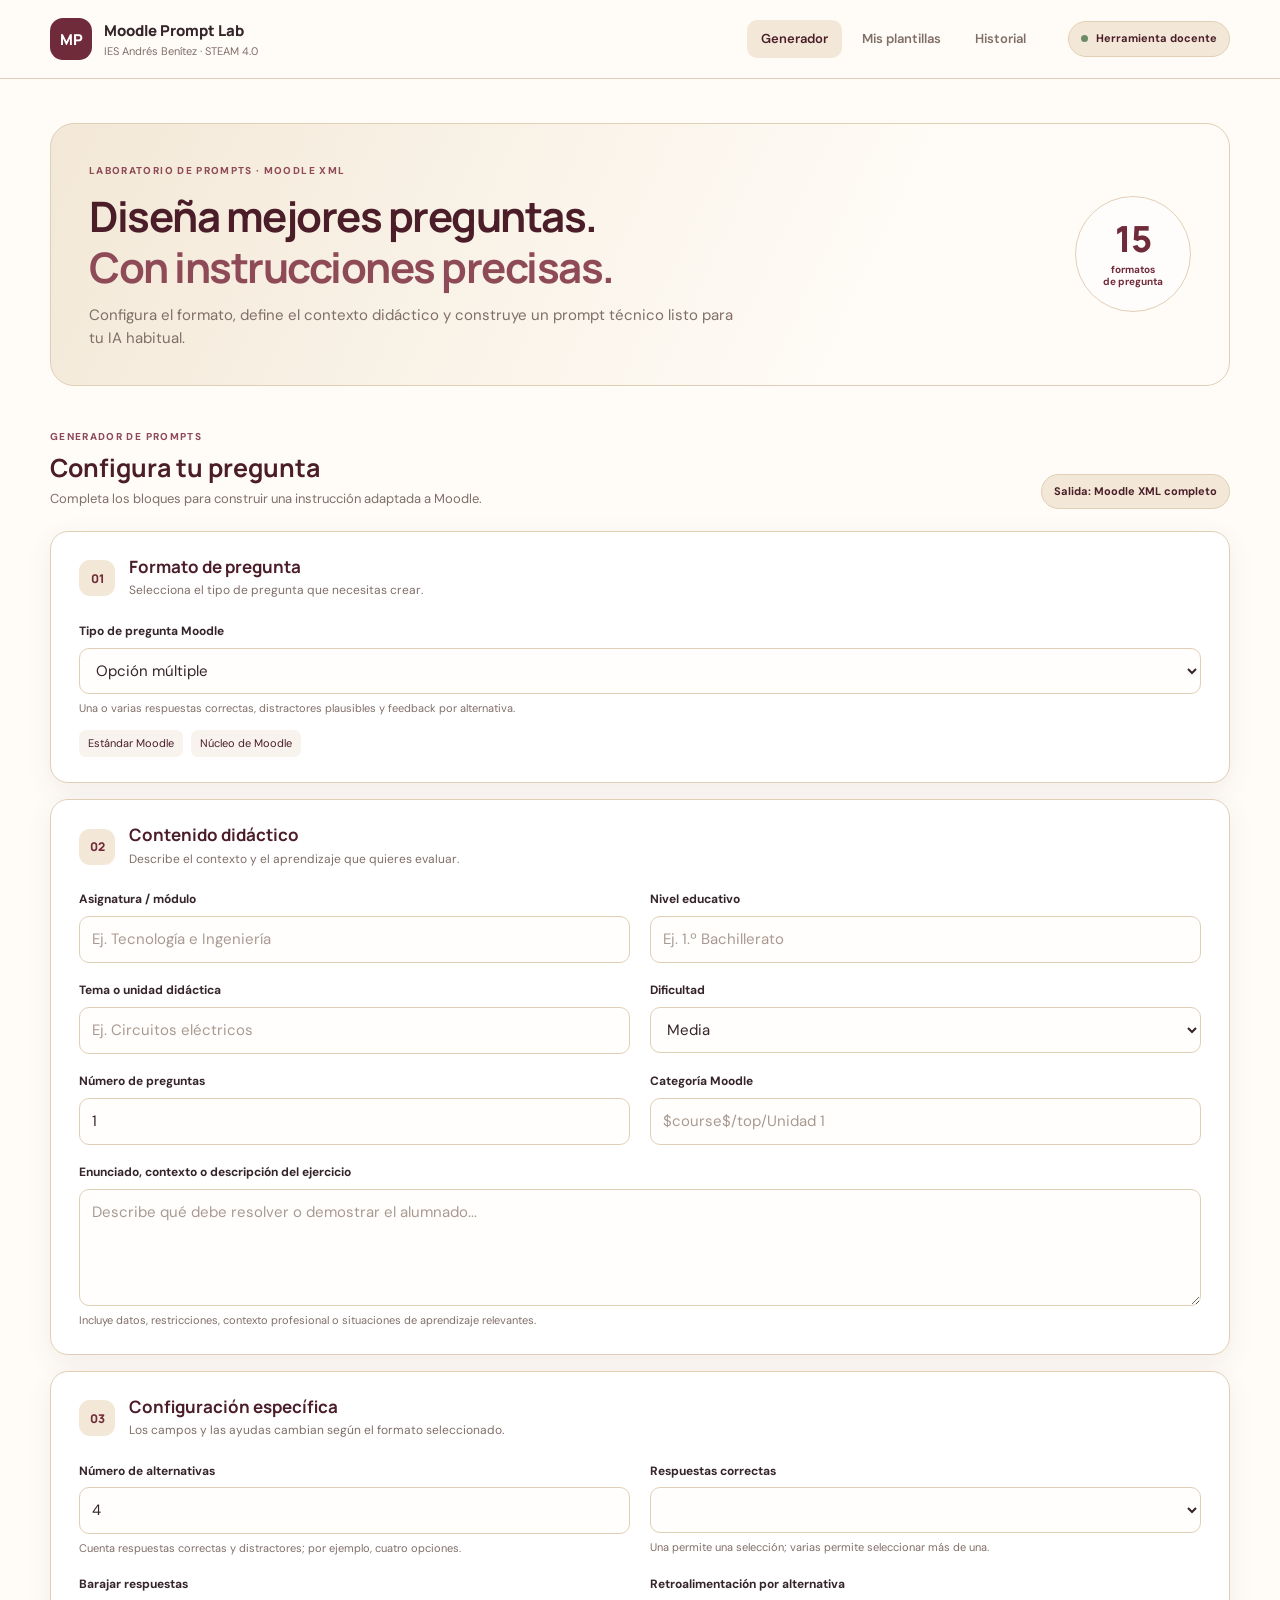
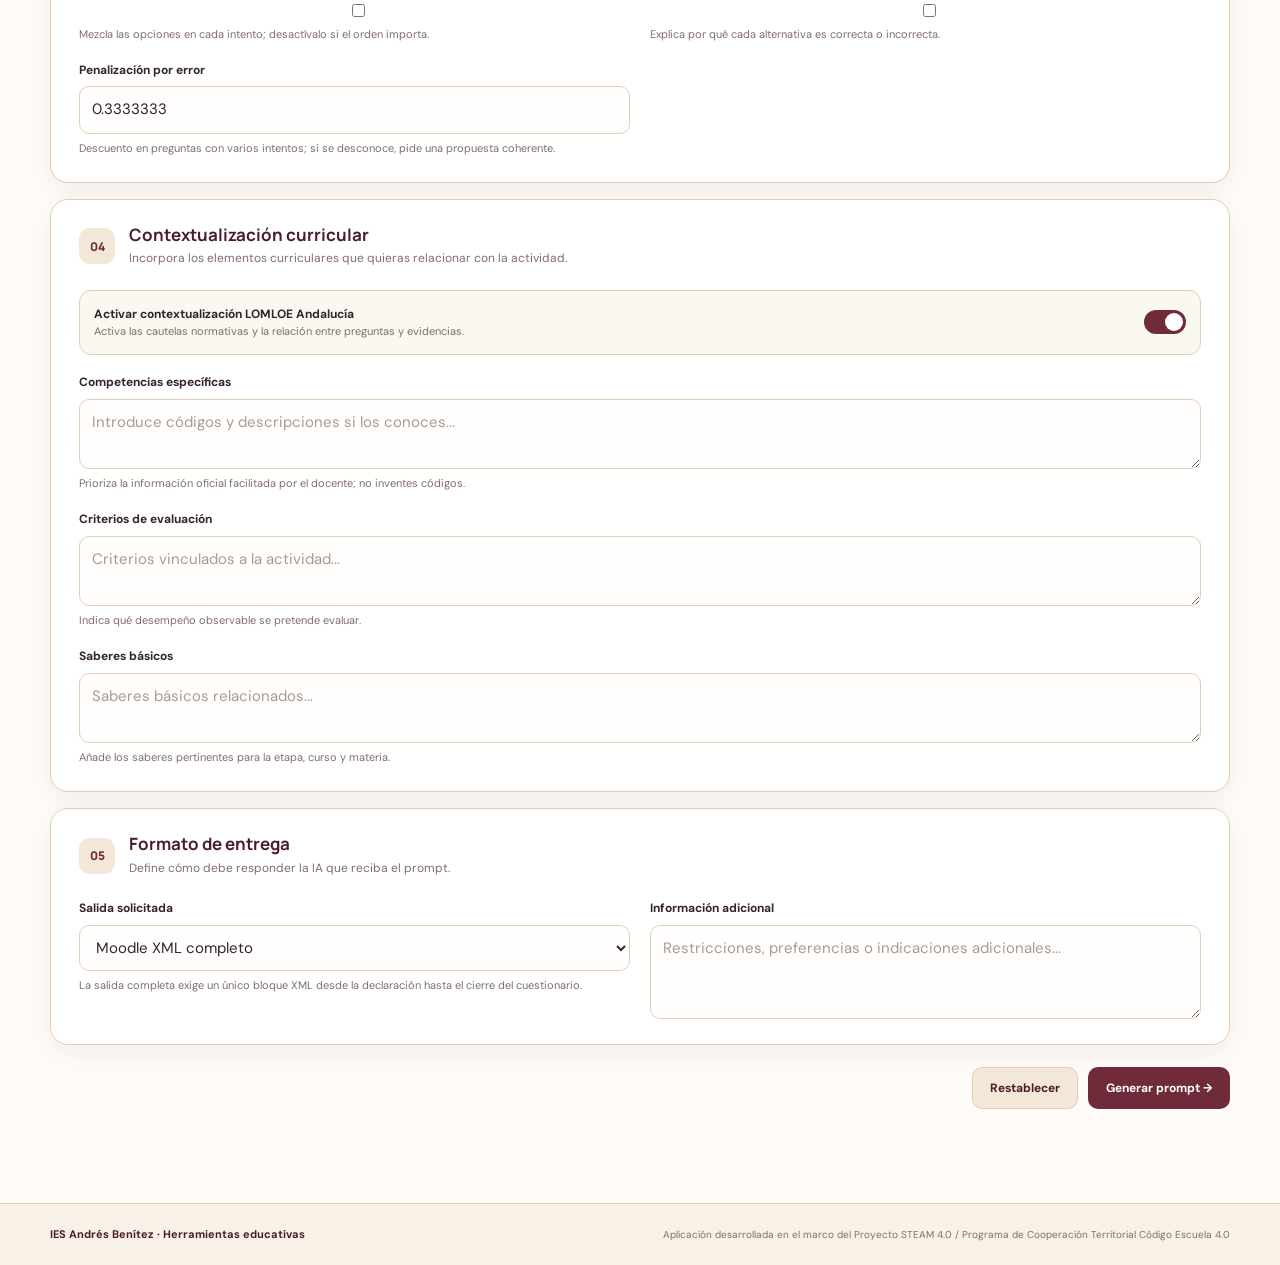
<file: index.html>
<!doctype html>
<html lang="es">
<head>
  <meta charset="utf-8">
  <meta name="viewport" content="width=device-width, initial-scale=1">
  <meta name="theme-color" content="#FFFCF7">
  <meta name="description" content="Moodle Prompt Lab: construye prompts técnicos para generar preguntas compatibles con Moodle XML.">
  <title>Moodle Prompt Lab · STEAM 4.0</title>
  <link rel="preconnect" href="https://fonts.googleapis.com">
  <link rel="preconnect" href="https://fonts.gstatic.com" crossorigin>
  <link href="https://fonts.googleapis.com/css2?family=DM+Sans:wght@400;500;600;700&family=Manrope:wght@500;600;700;800&display=swap" rel="stylesheet">
  <link rel="icon" href="assets/img/logo.svg" type="image/svg+xml">
  <link rel="stylesheet" href="assets/css/styles.css">
  <link rel="stylesheet" href="assets/css/responsive.css">
</head>
<body>
  <header class="site-header">
    <div class="header-inner">
      <a class="brand" href="#generador" aria-label="Moodle Prompt Lab, inicio">
        <span class="brand-mark" aria-hidden="true">MP</span>
        <span class="brand-copy"><strong>Moodle Prompt Lab</strong><small>IES Andrés Benítez · STEAM 4.0</small></span>
      </a>
      <nav class="main-nav" aria-label="Navegación principal">
        <a href="#generador" class="nav-link active" data-view="generator">Generador</a>
        <a href="#plantillas" class="nav-link" data-view="templates">Mis plantillas</a>
        <a href="#historial" class="nav-link" data-view="history">Historial</a>
      </nav>
      <div class="header-chip"><span class="status-dot"></span> Herramienta docente</div>
    </div>
  </header>

  <main class="app-shell">
    <section class="hero" id="hero">
      <div><span class="eyebrow">LABORATORIO DE PROMPTS · MOODLE XML</span><h1>Diseña mejores preguntas.<br><em>Con instrucciones precisas.</em></h1><p>Configura el formato, define el contexto didáctico y construye un prompt técnico listo para tu IA habitual.</p></div>
      <div class="hero-mark" aria-hidden="true"><span>15</span><small>formatos<br>de pregunta</small></div>
    </section>

    <section class="view-panel" id="view-generator" data-panel="generator">
      <div class="section-heading"><div><span class="eyebrow">GENERADOR DE PROMPTS</span><h2>Configura tu pregunta</h2><p>Completa los bloques para construir una instrucción adaptada a Moodle.</p></div><span class="xml-pill">Salida: Moodle XML completo</span></div>
      <form id="prompt-form" novalidate>
        <section class="form-card" aria-labelledby="format-title"><div class="card-heading"><span class="step-number">01</span><div><h3 id="format-title">Formato de pregunta</h3><p>Selecciona el tipo de pregunta que necesitas crear.</p></div></div>
          <div class="field-grid"><label class="field full"><span>Tipo de pregunta Moodle</span><select id="typeId" name="typeId" required></select><small id="format-description" class="help">Selecciona un formato para ver su descripción y dependencias.</small></label></div>
          <div id="format-meta" class="format-meta" aria-live="polite"></div>
        </section>
        <section class="form-card" aria-labelledby="content-title"><div class="card-heading"><span class="step-number">02</span><div><h3 id="content-title">Contenido didáctico</h3><p>Describe el contexto y el aprendizaje que quieres evaluar.</p></div></div>
          <div class="field-grid"><label class="field"><span>Asignatura / módulo</span><input id="subject" name="subject" placeholder="Ej. Tecnología e Ingeniería"></label><label class="field"><span>Nivel educativo</span><input id="level" name="level" placeholder="Ej. 1.º Bachillerato"></label><label class="field"><span>Tema o unidad didáctica</span><input id="topic" name="topic" placeholder="Ej. Circuitos eléctricos"></label><label class="field"><span>Dificultad</span><select id="difficulty" name="difficulty"><option>Baja</option><option selected>Media</option><option>Alta</option><option>Progresiva</option></select></label><label class="field"><span>Número de preguntas</span><input id="quantity" name="quantity" type="number" min="1" max="50" value="1"></label><label class="field"><span>Categoría Moodle</span><input id="category" name="category" placeholder="$course$/top/Unidad 1"></label><label class="field full"><span>Enunciado, contexto o descripción del ejercicio</span><textarea id="statement" name="statement" rows="4" placeholder="Describe qué debe resolver o demostrar el alumnado..."></textarea><small class="help">Incluye datos, restricciones, contexto profesional o situaciones de aprendizaje relevantes.</small></label></div>
        </section>
        <section class="form-card" aria-labelledby="config-title"><div class="card-heading"><span class="step-number">03</span><div><h3 id="config-title">Configuración específica</h3><p>Los campos y las ayudas cambian según el formato seleccionado.</p></div></div><div id="specific-fields" class="field-grid"></div></section>
        <section class="form-card" aria-labelledby="curriculum-title"><div class="card-heading"><span class="step-number">04</span><div><h3 id="curriculum-title">Contextualización curricular</h3><p>Incorpora los elementos curriculares que quieras relacionar con la actividad.</p></div></div>
          <label class="toggle-row"><span><strong>Activar contextualización LOMLOE Andalucía</strong><small>Activa las cautelas normativas y la relación entre preguntas y evidencias.</small></span><input id="curriculumEnabled" type="checkbox" checked><span class="toggle-ui"></span></label>
          <div id="curriculum-fields" class="field-grid"><label class="field full"><span>Competencias específicas</span><textarea id="competencies" rows="2" placeholder="Introduce códigos y descripciones si los conoces..."></textarea><small class="help">Prioriza la información oficial facilitada por el docente; no inventes códigos.</small></label><label class="field full"><span>Criterios de evaluación</span><textarea id="criteria" rows="2" placeholder="Criterios vinculados a la actividad..."></textarea><small class="help">Indica qué desempeño observable se pretende evaluar.</small></label><label class="field full"><span>Saberes básicos</span><textarea id="knowledge" rows="2" placeholder="Saberes básicos relacionados..."></textarea><small class="help">Añade los saberes pertinentes para la etapa, curso y materia.</small></label></div>
        </section>
        <section class="form-card" aria-labelledby="delivery-title"><div class="card-heading"><span class="step-number">05</span><div><h3 id="delivery-title">Formato de entrega</h3><p>Define cómo debe responder la IA que reciba el prompt.</p></div></div>
          <div class="field-grid"><label class="field"><span>Salida solicitada</span><select id="xmlOutput"><option value="complete" selected>Moodle XML completo</option><option value="explained">XML + explicación técnica</option></select><small class="help">La salida completa exige un único bloque XML desde la declaración hasta el cierre del cuestionario.</small></label><label class="field"><span>Información adicional</span><textarea id="specificText" rows="3" placeholder="Restricciones, preferencias o indicaciones adicionales..."></textarea></label></div>
        </section>
        <div class="form-actions"><button class="btn btn-secondary" type="reset" id="reset-form">Restablecer</button><button class="btn btn-primary" type="submit">Generar prompt <span aria-hidden="true">→</span></button></div>
      </form>
      <section class="result-card" id="result-panel" hidden aria-labelledby="result-title"><div class="result-heading"><div><span class="eyebrow">RESULTADO</span><h2 id="result-title">Tu prompt está preparado</h2><p>Revísalo, edítalo si lo necesitas y utilízalo en tu IA habitual.</p></div><span class="result-tag">Prompt generado</span></div><textarea id="prompt-output" rows="22" spellcheck="false" aria-label="Prompt generado"></textarea><div class="result-actions"><button class="btn btn-primary" id="copy-prompt" type="button">Copiar prompt</button><button class="btn btn-secondary" id="download-prompt" type="button">Descargar TXT</button><button class="btn btn-outline" id="save-template" type="button">Guardar como plantilla</button></div><p id="copy-status" class="inline-status" role="status" aria-live="polite"></p><p class="notice">Moodle Prompt Lab construye instrucciones. No ejecuta una IA ni valida directamente la importación en Moodle o en plugins.</p></section>
    </section>

    <section class="view-panel" id="view-templates" data-panel="templates" hidden><div class="section-heading"><div><span class="eyebrow">TU ESPACIO DE TRABAJO</span><h2>Mis plantillas</h2><p>Recupera configuraciones y prompts que hayas guardado en este navegador.</p></div></div><div id="templates-list" class="saved-list"></div></section>
    <section class="view-panel" id="view-history" data-panel="history" hidden><div class="section-heading"><div><span class="eyebrow">ACTIVIDAD RECIENTE</span><h2>Historial</h2><p>Los últimos 30 prompts generados en este dispositivo.</p></div></div><div id="history-list" class="saved-list"></div></section>
  </main>
  <footer class="site-footer"><div class="footer-inner"><span>IES Andrés Benítez · Herramientas educativas</span><p>Aplicación desarrollada en el marco del Proyecto STEAM 4.0 / Programa de Cooperación Territorial Código Escuela 4.0</p></div></footer>
  <div id="toast" class="toast" role="status" aria-live="polite"></div>
  <script type="module" src="js/app.js"></script>
</body>
</html>
</file>
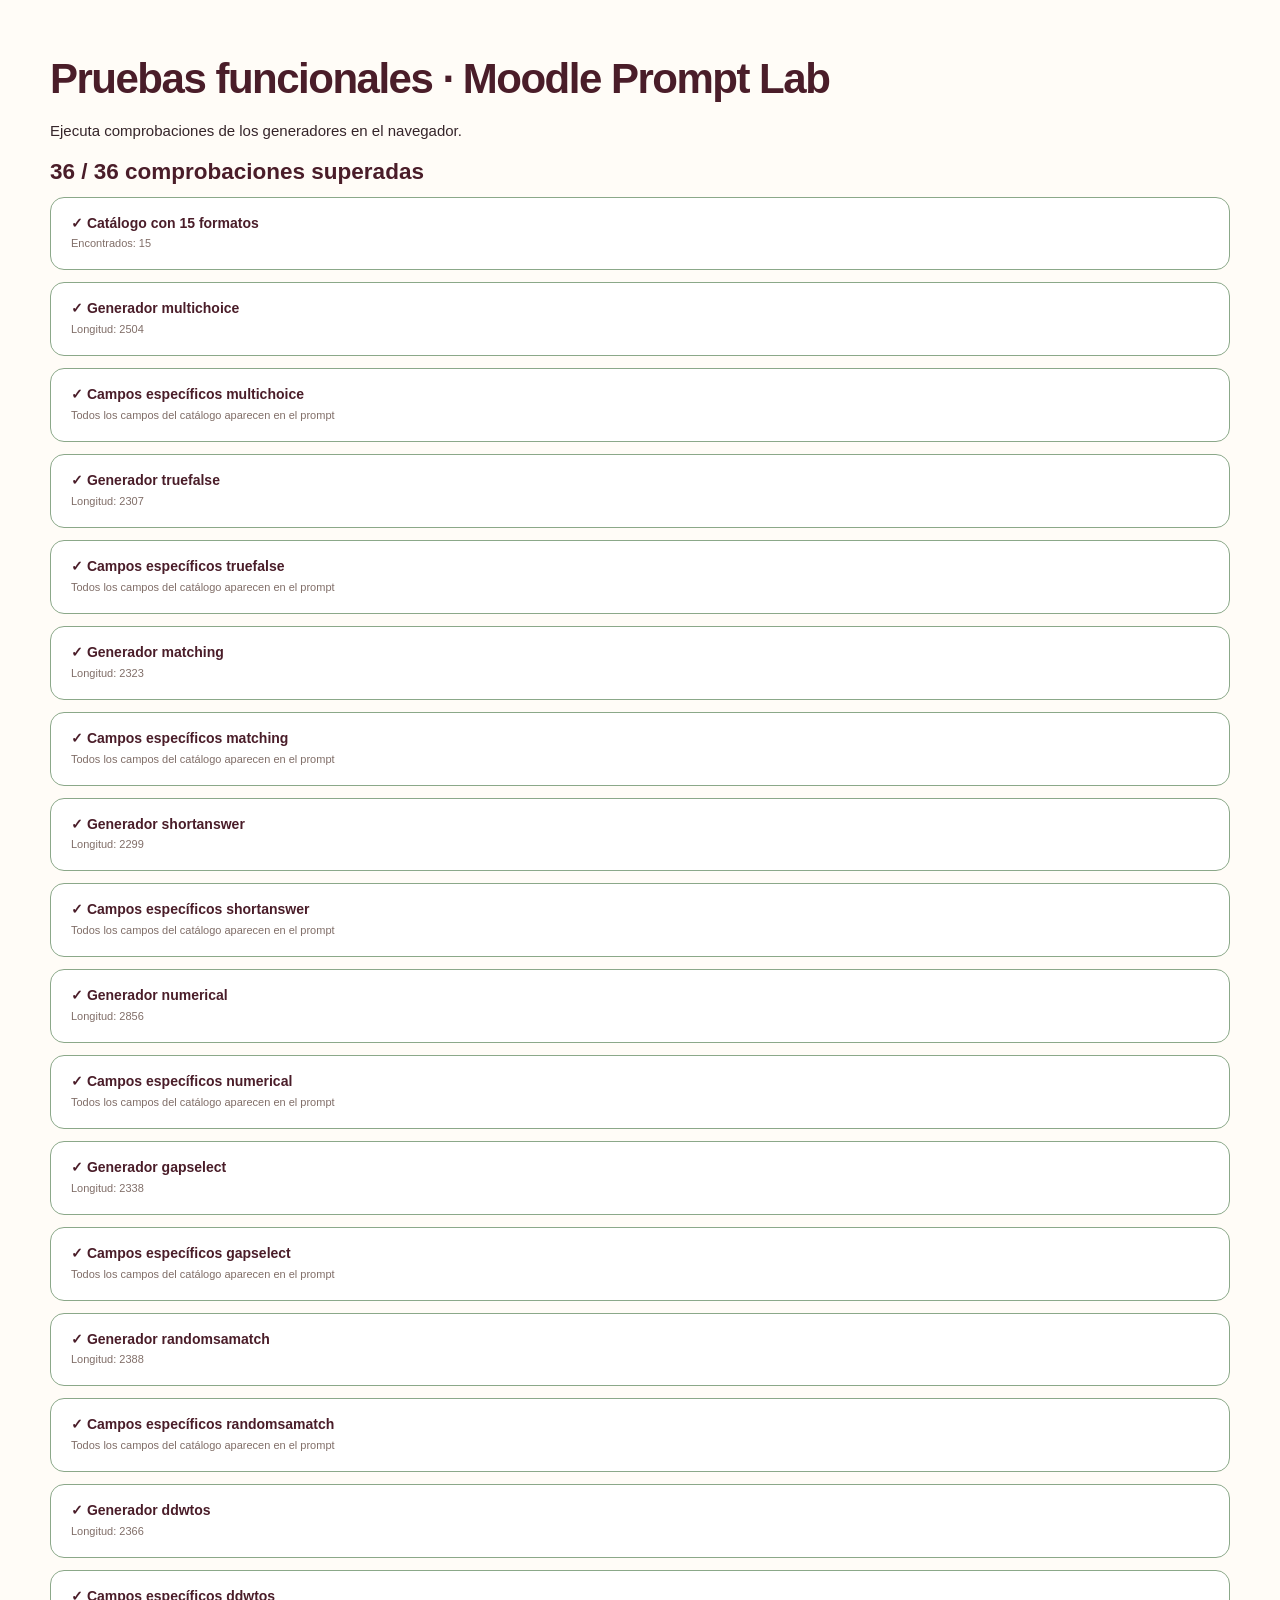
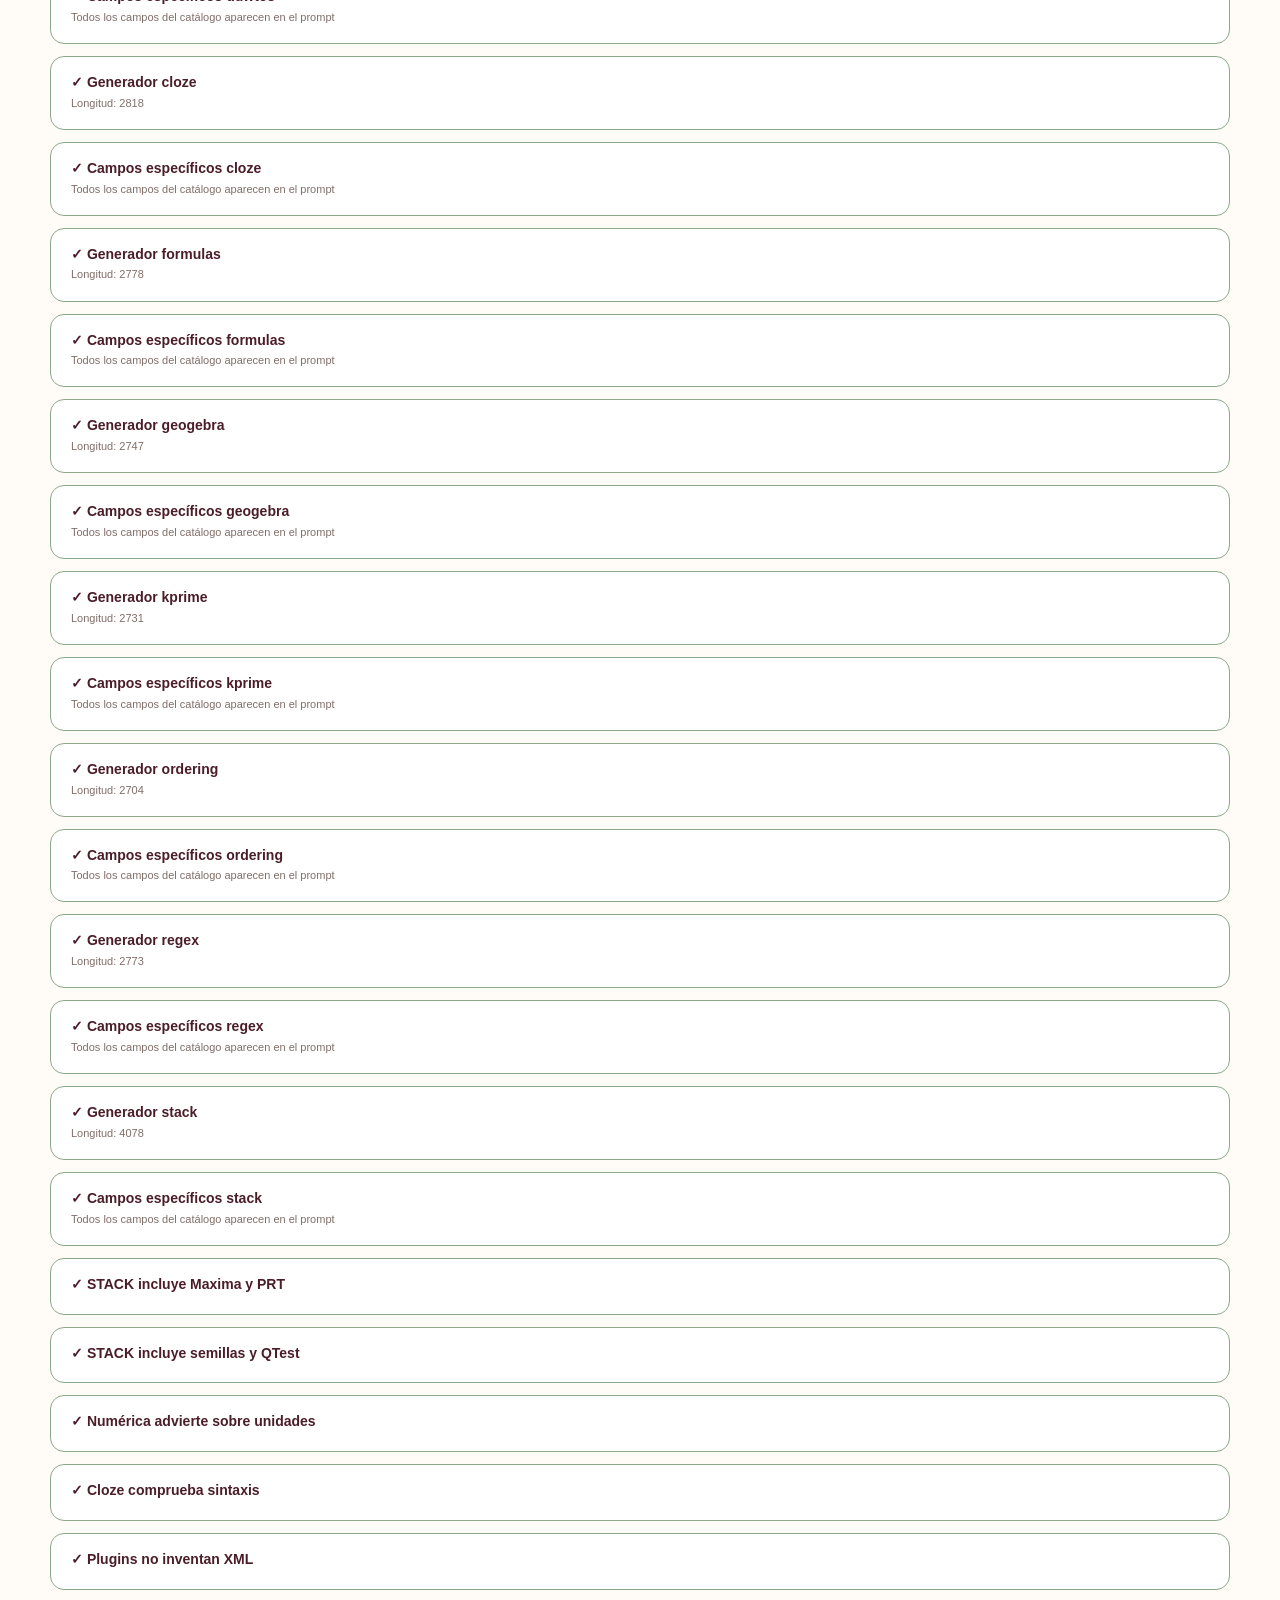
<file: tests/index.html>
<!doctype html><html lang="es"><head><meta charset="utf-8"><meta name="viewport" content="width=device-width,initial-scale=1"><title>Pruebas Moodle Prompt Lab</title><link rel="stylesheet" href="../assets/css/styles.css"></head><body><main class="app-shell"><h1>Pruebas funcionales · Moodle Prompt Lab</h1><p>Ejecuta comprobaciones de los generadores en el navegador.</p><div id="results" class="saved-list" aria-live="polite"></div></main><script type="module" src="./generator-smoke.js"></script></body></html>
</file>
<file: assets/css/styles.css>
:root{--wine:#702B3A;--wine-dark:#4A1D29;--wine-soft:#8E4A56;--beige:#F3E8D7;--sand:#E1CFB5;--gold:#C49A6C;--ivory:#FFFCF7;--ink:#35252A;--muted:#806E68;--white:#fff;--shadow:0 8px 28px rgba(74,29,41,.07);--radius:18px}*{box-sizing:border-box}body{margin:0;background:var(--ivory);color:var(--ink);font:15px/1.55 "DM Sans",sans-serif}button,input,select,textarea{font:inherit} :focus-visible{outline:3px solid var(--gold);outline-offset:3px}.site-header{position:sticky;top:0;z-index:20;background:rgba(255,252,247,.97);border-bottom:1px solid var(--sand);backdrop-filter:blur(12px)}.header-inner,.app-shell,.footer-inner{width:min(1180px,calc(100% - 48px));margin:auto}.header-inner{min-height:78px;display:flex;align-items:center;gap:28px}.brand{display:flex;align-items:center;gap:12px;text-decoration:none;color:var(--ink);min-width:255px}.brand-mark{width:42px;height:42px;border-radius:13px;background:var(--wine);color:#fff;display:grid;place-items:center;font:800 15px Manrope}.brand-copy{display:grid;line-height:1.25}.brand-copy strong{font:800 15px Manrope}.brand-copy small{font-size:11px;color:var(--muted);margin-top:4px}.main-nav{display:flex;align-items:center;gap:6px;margin-left:auto}.nav-link{padding:9px 14px;border-radius:10px;color:var(--muted);font-weight:600;text-decoration:none;font-size:13px}.nav-link:hover,.nav-link.active{background:var(--beige);color:var(--wine-dark)}.header-chip,.xml-pill,.result-tag{display:inline-flex;align-items:center;gap:8px;border:1px solid var(--sand);background:var(--beige);color:var(--wine-dark);border-radius:999px;padding:8px 12px;font-size:11px;font-weight:700}.status-dot{width:7px;height:7px;border-radius:50%;background:#6B8C67}.app-shell{padding:44px 0 72px;min-height:calc(100vh - 150px)}.hero{display:flex;justify-content:space-between;align-items:center;gap:32px;padding:34px 38px;margin-bottom:38px;border:1px solid var(--sand);border-radius:24px;background:linear-gradient(115deg,#F3E8D7,#FFFCF7 72%)}.eyebrow{font-size:10px;letter-spacing:1.35px;font-weight:800;color:var(--wine-soft)}h1,h2,h3{font-family:Manrope,sans-serif;line-height:1.2;color:var(--wine-dark);margin:0}h1{font-size:clamp(28px,4vw,42px);letter-spacing:-1.5px;margin:10px 0 12px}h1 em{font-style:normal;color:var(--wine-soft)}.hero p,.section-heading p,.result-heading p{color:var(--muted);margin:0;max-width:650px}.hero-mark{width:116px;height:116px;flex:0 0 116px;border:1px solid var(--sand);border-radius:50%;background:#fff9;display:flex;flex-direction:column;align-items:center;justify-content:center;color:var(--wine)}.hero-mark span{font:800 36px Manrope;line-height:1}.hero-mark small{text-align:center;font-size:10px;line-height:1.2;margin-top:7px;font-weight:700}.section-heading{display:flex;align-items:end;justify-content:space-between;gap:20px;margin:0 0 22px}.section-heading h2,.result-heading h2{font-size:25px;margin:6px 0}.section-heading p,.result-heading p{font-size:13px}.form-card,.result-card{background:#fff;border:1px solid var(--sand);border-radius:var(--radius);padding:25px 28px;margin:16px 0;box-shadow:var(--shadow)}.card-heading{display:flex;align-items:center;gap:14px;margin-bottom:22px}.step-number{width:36px;height:36px;display:grid;place-items:center;border-radius:11px;background:var(--beige);color:var(--wine);font:800 12px Manrope}.card-heading h3{font-size:17px}.card-heading p{font-size:12px;color:var(--muted);margin:4px 0 0}.field-grid{display:grid;grid-template-columns:repeat(2,minmax(0,1fr));gap:18px 20px}.field{display:flex;flex-direction:column;gap:7px;min-width:0}.field.full{grid-column:1/-1}.field>span{font-size:12px;font-weight:700}.field input,.field select,.field textarea,.result-card textarea{width:100%;border:1px solid var(--sand);border-radius:10px;padding:11px 12px;background:#FFFEFC;color:var(--ink);min-width:0}.field textarea,.result-card textarea{resize:vertical}.field input:focus,.field select:focus,.field textarea:focus,.result-card textarea:focus{border-color:var(--wine);outline:2px solid #702b3a20}.field input::placeholder,.field textarea::placeholder{color:#A99A91}.help{font-size:11px;color:var(--muted);line-height:1.45}.format-meta{display:flex;gap:8px;flex-wrap:wrap;margin-top:14px}.format-meta span{font-size:11px;padding:5px 9px;border-radius:7px;background:#F8F3EC;color:var(--wine-dark)}.toggle-row{display:flex;align-items:center;gap:14px;padding:14px;background:#FBF7F1;border:1px solid var(--sand);border-radius:12px;margin-bottom:18px;cursor:pointer}.toggle-row>span:first-child{display:grid;flex:1}.toggle-row strong{font-size:12px}.toggle-row small{font-size:11px;color:var(--muted)}.toggle-row input{position:absolute;opacity:0}.toggle-ui{width:42px;height:24px;border-radius:99px;background:#C7B9AE;position:relative}.toggle-ui:after{content:"";position:absolute;width:18px;height:18px;border-radius:50%;background:white;top:3px;left:3px}.toggle-row input:checked+.toggle-ui{background:var(--wine)}.toggle-row input:checked+.toggle-ui:after{transform:translateX(18px)}.form-actions,.result-actions{display:flex;justify-content:flex-end;gap:10px;flex-wrap:wrap;margin:22px 0}.btn{border:1px solid transparent;border-radius:10px;padding:11px 17px;font-weight:700;font-size:12px;cursor:pointer;transition:background .18s,transform .18s}.btn:hover{transform:translateY(-1px)}.btn-primary{background:var(--wine);color:#fff}.btn-primary:hover{background:var(--wine-dark)}.btn-secondary{background:var(--beige);color:var(--wine-dark);border-color:var(--sand)}.btn-outline{background:#fff;color:var(--wine);border-color:var(--sand)}.result-card{border-color:var(--wine-soft);margin-top:28px}.result-heading{display:flex;justify-content:space-between;gap:16px;align-items:center;margin-bottom:18px}.result-card textarea{font:12px/1.6 ui-monospace,Consolas,monospace;background:var(--ivory);min-height:360px}.result-actions{justify-content:flex-start;margin-bottom:8px}.inline-status{font-size:12px;color:var(--wine);min-height:18px}.notice{font-size:11px;color:var(--muted);background:#FBF7F1;border-radius:9px;padding:10px 12px}.saved-list{display:grid;gap:12px}.saved-item{display:flex;justify-content:space-between;align-items:center;gap:16px;padding:17px 20px;background:#fff;border:1px solid var(--sand);border-radius:14px}.saved-item h3{font-size:14px}.saved-item p{margin:4px 0 0;color:var(--muted);font-size:11px}.saved-actions{display:flex;gap:8px}.empty-state{padding:38px 20px;text-align:center;border:1px dashed var(--sand);border-radius:14px;color:var(--muted);background:#fff}.site-footer{border-top:1px solid var(--sand);background:#F8F1E8}.footer-inner{padding:22px 0;display:flex;align-items:center;justify-content:space-between;gap:20px}.footer-inner span{font-weight:700;font-size:11px;color:var(--wine-dark)}.footer-inner p{font-size:10px;color:var(--muted);margin:0;text-align:right}.toast{position:fixed;bottom:22px;right:22px;background:var(--wine-dark);color:#fff;padding:12px 17px;border-radius:10px;opacity:0;transform:translateY(8px);pointer-events:none;transition:.2s;z-index:40}.toast.show{opacity:1;transform:translateY(0)}[hidden]{display:none!important}
</file>
<file: assets/css/responsive.css>
@media(max-width:900px){.header-inner{flex-wrap:wrap;gap:10px;padding:12px 0}.brand{min-width:0;flex:1}.main-nav{order:3;width:100%;margin:0}.header-chip{margin-left:auto}.hero{padding:28px}.section-heading{align-items:flex-start;flex-direction:column}.footer-inner{align-items:flex-start;flex-direction:column}.footer-inner p{text-align:left}}@media(max-width:600px){.header-inner,.app-shell,.footer-inner{width:calc(100% - 28px)}.header-inner{min-height:auto}.brand-mark{width:37px;height:37px}.brand-copy strong{font-size:13px}.header-chip{font-size:0;padding:9px}.main-nav{overflow-x:auto}.nav-link{padding:9px 11px;white-space:nowrap;font-size:12px}.app-shell{padding:25px 0 48px}.hero{padding:23px 20px;border-radius:18px;align-items:flex-start}.hero-mark{width:76px;height:76px;flex-basis:76px}.hero-mark span{font-size:27px}.hero-mark small{font-size:8px}h1{font-size:28px}.form-card,.result-card{padding:20px 16px}.field-grid{grid-template-columns:1fr;gap:15px}.field.full{grid-column:auto}.card-heading{align-items:flex-start}.form-actions .btn,.result-actions .btn{flex:1}.result-heading{align-items:flex-start;flex-direction:column}.saved-item{align-items:flex-start;flex-direction:column}.saved-actions{width:100%}.footer-inner{padding:18px 0}}@media(prefers-reduced-motion:reduce){*,*::before,*::after{scroll-behavior:auto!important;transition:none!important;animation:none!important}}
</file>
